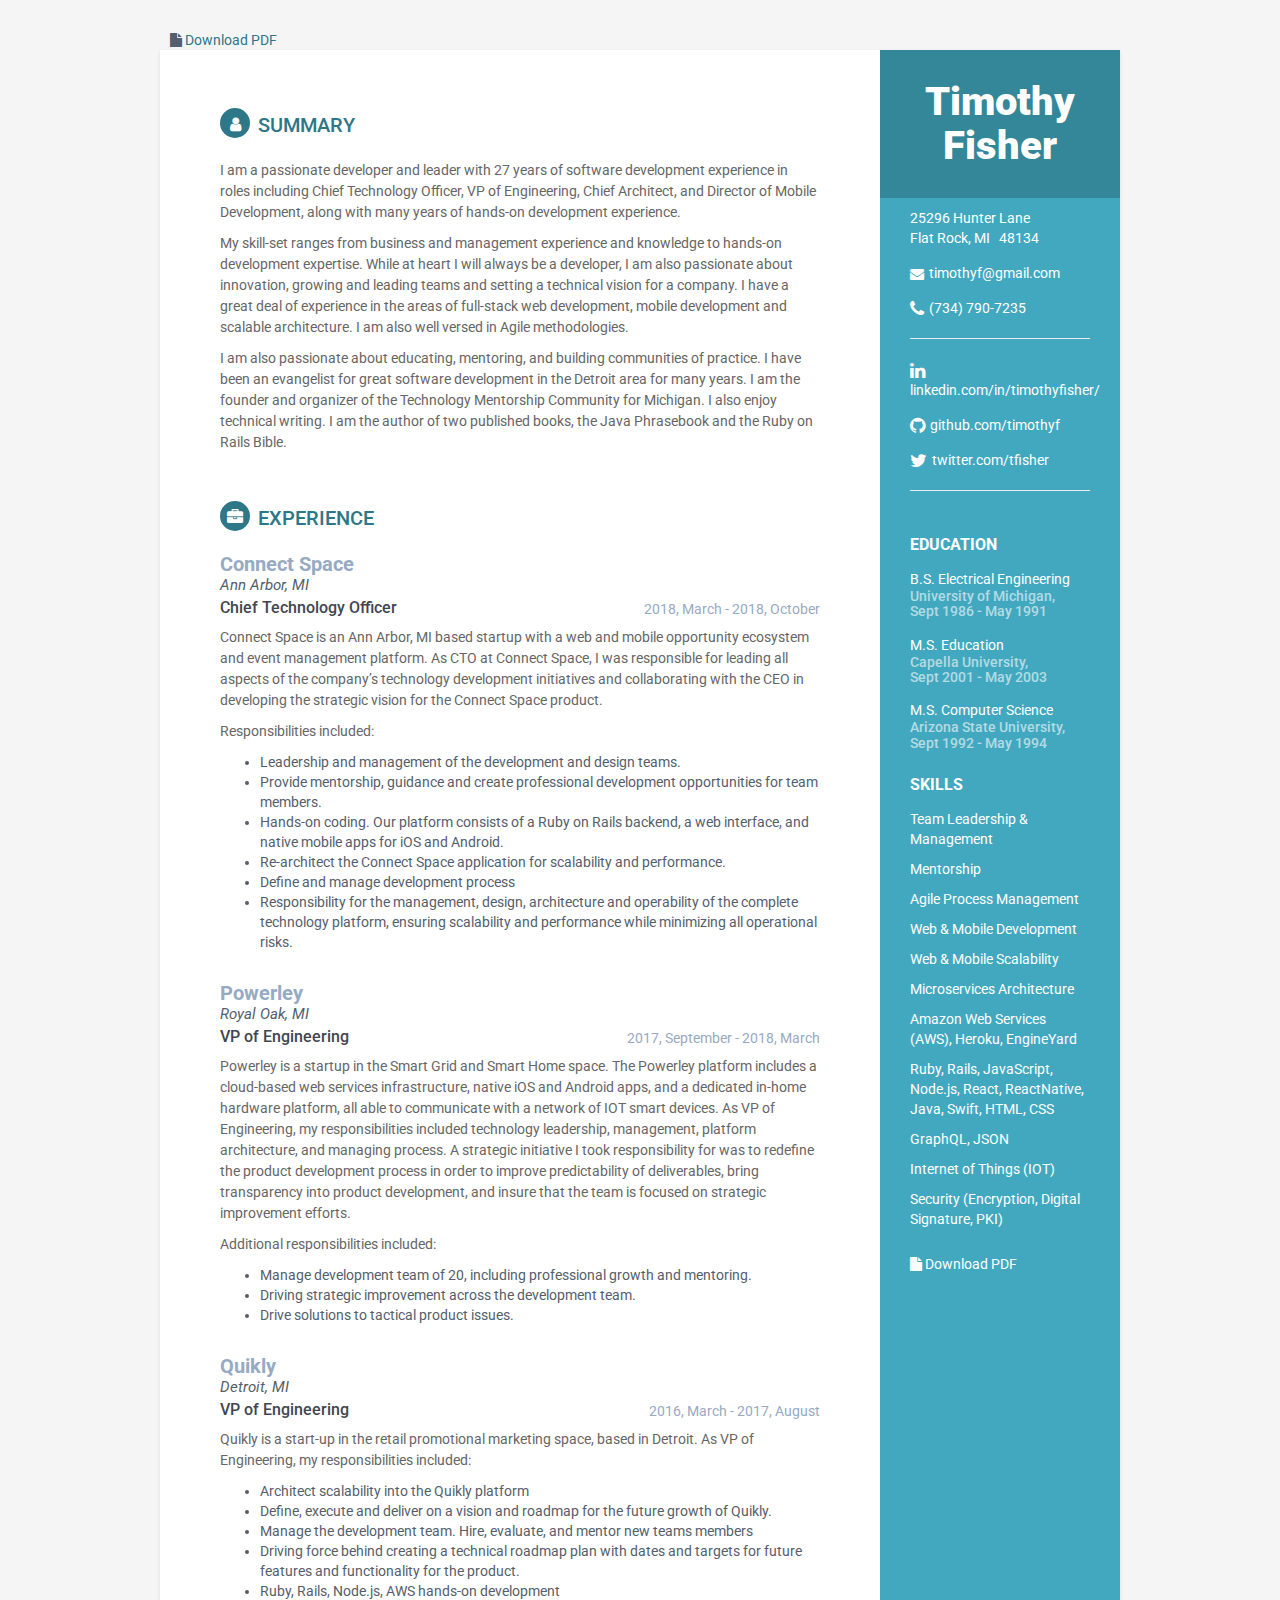
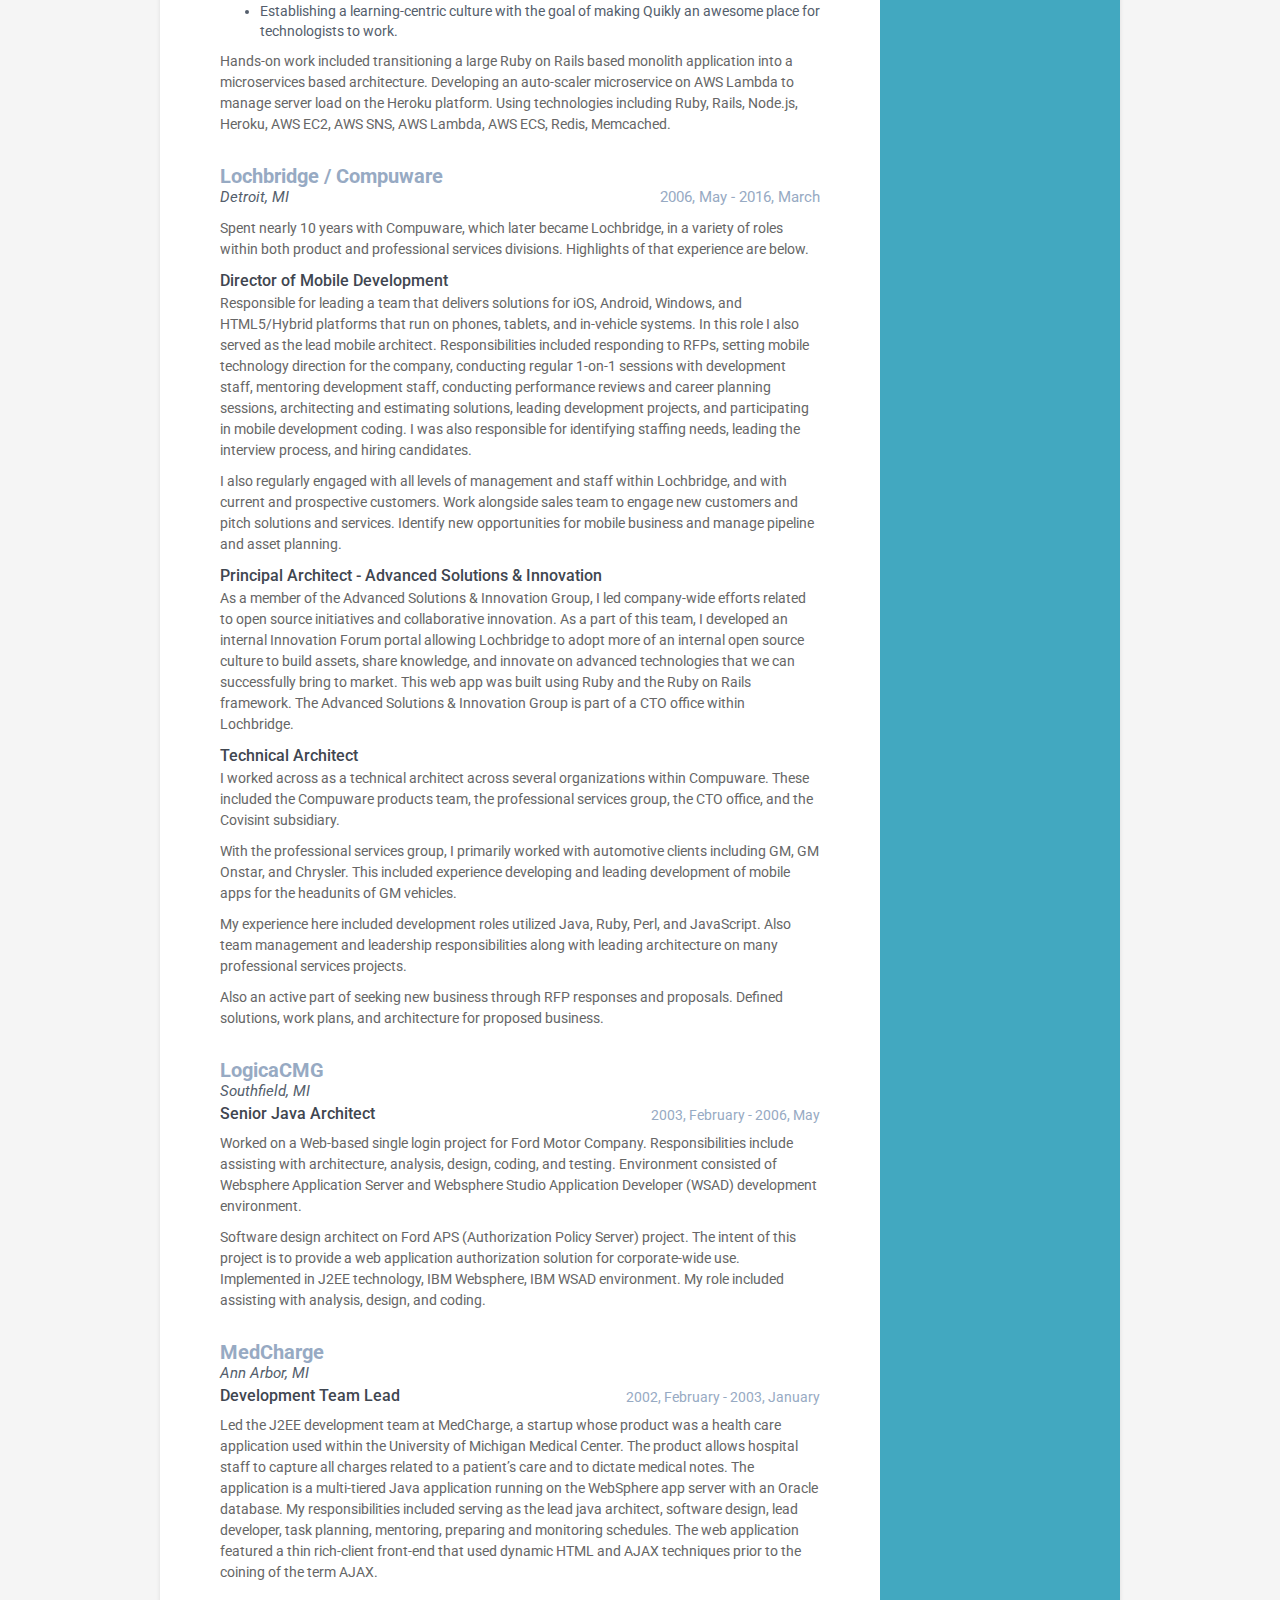
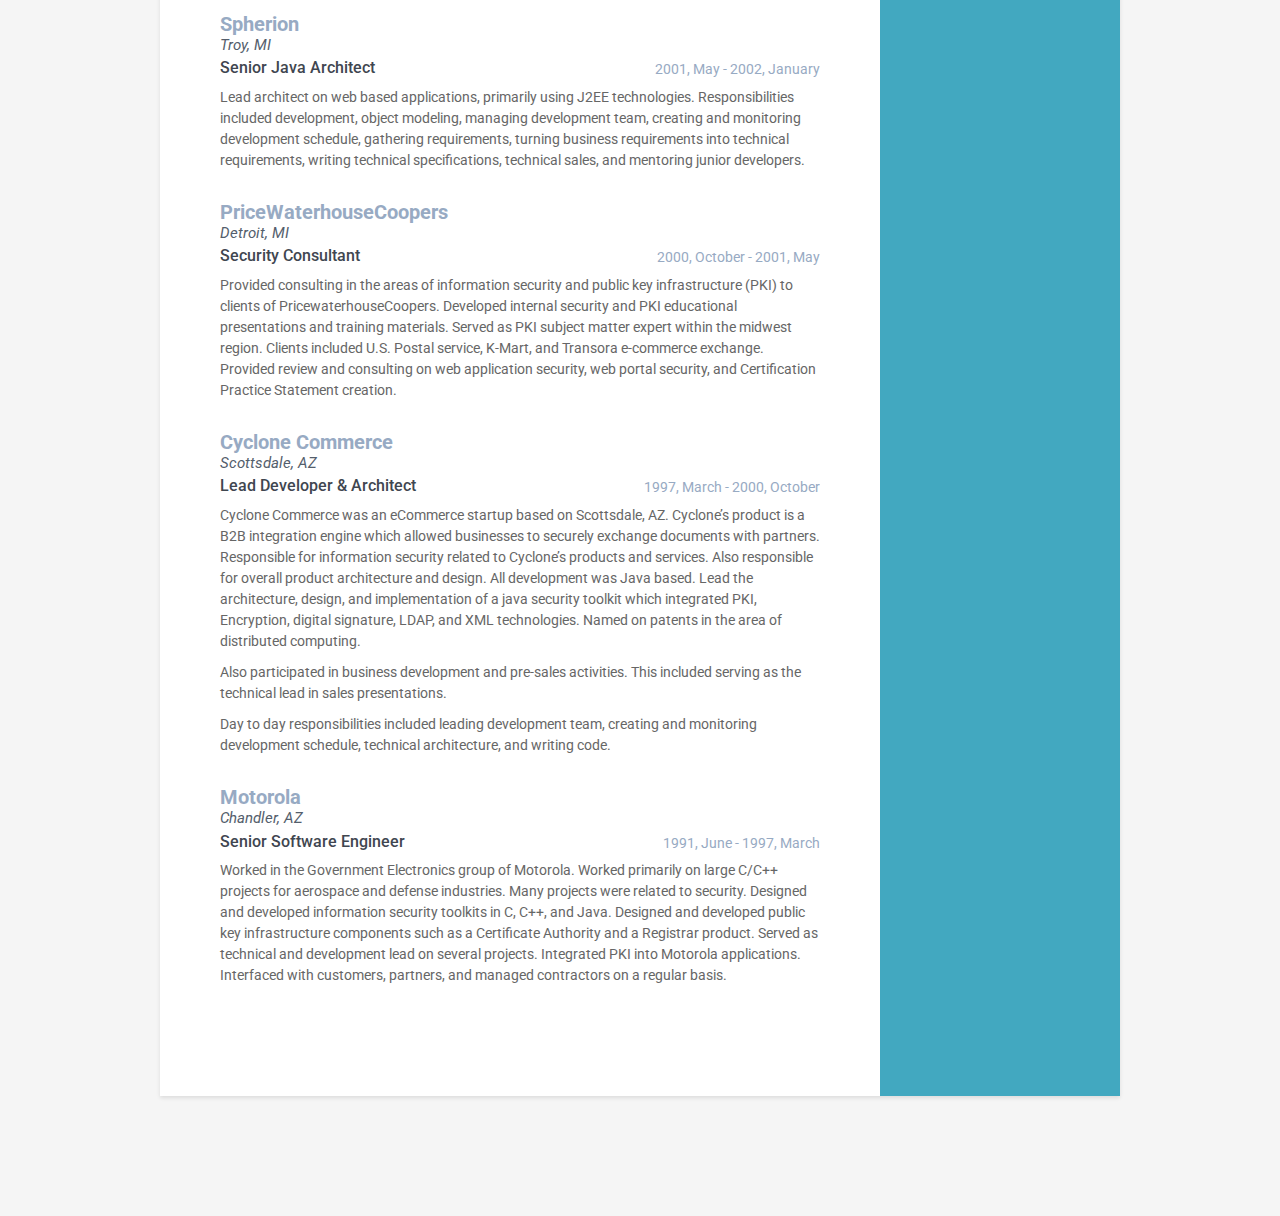
<file: index.html>
<!DOCTYPE html>
<!--[if IE 8]> <html lang="en" class="ie8"> <![endif]-->
<!--[if IE 9]> <html lang="en" class="ie9"> <![endif]-->
<!--[if !IE]><!--> <html lang="en"> <!--<![endif]-->
<head>
    <title>Timothy Fisher</title>
    <meta charset="utf-8">
    <meta http-equiv="X-UA-Compatible" content="IE=edge">
    <meta name="viewport" content="width=device-width, initial-scale=1.0">
    <meta name="description" content="Resume for Timothy Fisher">
    <meta name="author" content="Timothy Fisher">
    <link rel="shortcut icon" href="favicon.ico">
    <link href='https://fonts.googleapis.com/css?family=Roboto:400,500,400italic,300italic,300,500italic,700,700italic,900,900italic' rel='stylesheet' type='text/css'>
    <!-- Global CSS -->
    <link rel="stylesheet" href="https://maxcdn.bootstrapcdn.com/bootstrap/3.3.7/css/bootstrap.min.css" integrity="sha384-BVYiiSIFeK1dGmJRAkycuHAHRg32OmUcww7on3RYdg4Va+PmSTsz/K68vbdEjh4u" crossorigin="anonymous">
    <!-- Plugins CSS -->
    <link rel="stylesheet" href="https://cdnjs.cloudflare.com/ajax/libs/font-awesome/4.7.0/css/font-awesome.min.css">

    <!-- Theme CSS -->
    <link id="theme-style" rel="stylesheet" href="stylesheets/styles-4678ce91.css">
    <!-- HTML5 shim and Respond.js for IE8 support of HTML5 elements and media queries -->
    <!--[if lt IE 9]>
      <script src="https://oss.maxcdn.com/html5shiv/3.7.2/html5shiv.min.js"></script>
      <script src="https://oss.maxcdn.com/respond/1.4.2/respond.min.js"></script>
    <![endif]-->
</head>


<body>
    <div class="menu-bar">
      <i class="fa fa-file"></i>
      <a href="resume.pdf">Download PDF</a>
    </div>
    <div class="wrapper">
        <div class="sidebar-wrapper">
            <div class="profile-container">
    <h1 class="name">Timothy Fisher</h1>
    <h3 class="tagline"></h3>
</div>

            <div class="contact-container container-block">
    <ul class="list-unstyled contact-list">
        <li class="address">
          25296 Hunter Lane<br/>
          Flat Rock,
          MI&nbsp;&nbsp;
          48134
        </li>
        <li class="email"><i class="fa fa-envelope"></i><a href="mailto:timothyf@gmail.com">timothyf@gmail.com</a></li>
            <li class="phone"><i class="fa fa-phone"></i><a href="tel:(734) 790-7235">(734) 790-7235</a></li>
        <hr/>
                <li class="linkedin"><i class="fa fa-linkedin"></i><a href="https://linkedin.com/in/timothyfisher/" target="_blank">linkedin.com/in/timothyfisher/</a></li>
                <li class="github"><i class="fa fa-github"></i><a href="https://github.com/timothyf" target="_blank">github.com/timothyf</a></li>
                <li class="twitter"><i class="fa fa-twitter"></i><a href="http://twitter.com/tfisher" target="_blank">twitter.com/tfisher</a></li>
        <hr/>
    </ul>
</div>

            <div class="education-container container-block">
    <h2 class="container-block-title">Education</h2>
        <div class="item">
            <div class="degree-name">B.S. Electrical Engineering &nbsp; </div>
              <h5 class="meta fn org">University of Michigan,
            <div class="time">
                <span class="dtstart" title="Sept 1986">Sept 1986</span>
                    - <span class="dtend" title="May 1991">May 1991</span>
            </div>
        </div>
        <div class="item">
            <div class="degree-name">M.S. Education &nbsp; </div>
              <h5 class="meta fn org">Capella University,
            <div class="time">
                <span class="dtstart" title="Sept 2001">Sept 2001</span>
                    - <span class="dtend" title="May 2003">May 2003</span>
            </div>
        </div>
        <div class="item">
            <div class="degree-name">M.S. Computer Science &nbsp; </div>
              <h5 class="meta fn org">Arizona State University,
            <div class="time">
                <span class="dtstart" title="Sept 1992">Sept 1992</span>
                    - <span class="dtend" title="May 1994">May 1994</span>
            </div>
        </div>
</div>

              <div class="interests-container container-block">
      <h2 class="container-block-title">Skills</h2>

      <ul class="list-unstyled interests-list">
              <li>Team Leadership & Management</li>
              <li>Mentorship</li>
              <li>Agile Process Management</li>
              <li>Web & Mobile Development</li>
              <li>Web & Mobile Scalability</li>
              <li>Microservices Architecture</li>
              <li>Amazon Web Services (AWS), Heroku, EngineYard</li>
              <li>Ruby, Rails, JavaScript, Node.js, React, ReactNative, Java, Swift, HTML, CSS</li>
              <li>GraphQL, JSON</li>
              <li>Internet of Things (IOT)</li>
              <li>Security (Encryption, Digital Signature, PKI)</li>
      </ul>
  </div>

            
            
            <div class="align-bottom container-block hidden-print">
    <ul class="list-unstyled">
        <li>
            <i class="fa fa-file"></i>
            <a href="resume.pdf">Download PDF</a>
        </li>
    </ul>
</div>

        </div>

        <div class="main-wrapper">
            <section class="section summary-section">
    <h2 class="section-title"><i class="fa fa-user"></i>Summary</h2>
    <div class="summary">
        <p>
<p>I am a passionate developer and leader with 27 years of software development experience in roles including Chief Technology Officer, VP of Engineering, Chief Architect, and Director of Mobile Development, along with many years of hands-on development experience.</p>

<p>My skill-set ranges from business and management experience and knowledge to hands-on development expertise. While at heart I will always be a developer, I am also passionate about innovation, growing and leading teams and setting a technical vision for a company. I have a great deal of experience in the areas of full-stack web development, mobile development and scalable architecture. I am also well versed in Agile methodologies.</p>

<p>I am also passionate about educating, mentoring, and building communities of practice. I have been an evangelist for great software development in the Detroit area for many years. I am the founder and organizer of the Technology Mentorship Community for Michigan. I also enjoy technical writing. I am the author of two published books, the Java Phrasebook and the Ruby on Rails Bible.</p>
</p>
    </div>
</section>

            <section class="section experiences-section">
    <h2 class="section-title"><i class="fa fa-briefcase"></i>Experience</h2>

    <div class="item">
        <div class="meta">
            <div class="company">
                  <h2 class="location">Connect Space</h2>
            </div>
            <div class="company-location">
              Ann Arbor, MI
            </div>
              <div class="job-title-row">
                  <h3 class="job-title">Chief Technology Officer</h3>
                  <div class="time">
                      <span class="dtstart" title="2018, March">2018, March</span> -
                      <span class="dtend" title="2018, October">2018, October</span>
                  </div>
              </div>
        </div>
        <div class="details">
            <p>
<p>Connect Space is an Ann Arbor, MI based startup with a web and mobile opportunity ecosystem and event management platform. As CTO at Connect Space, I was responsible for leading all aspects of the company’s technology development initiatives and collaborating with the CEO in developing the strategic vision for the Connect Space product.</p>

<p>Responsibilities included:</p>
<ul>
    <li>Leadership and management of the development and design teams.</li>
    <li>Provide mentorship, guidance and create professional development opportunities for team members.</li>
    <li>Hands-on coding. Our platform consists of a Ruby on Rails backend, a web interface, and native mobile
      apps for iOS and Android.</li>
    <li>Re-architect the Connect Space application for scalability and performance.</li>
    <li>Define and manage development process</li>
    <li>Responsibility for the management, design, architecture and operability of the complete technology platform,
        ensuring scalability and performance while minimizing all operational risks.</li>
  </ul></p>
        </div>
    </div>
    <div class="item">
        <div class="meta">
            <div class="company">
                  <h2 class="location">Powerley</h2>
            </div>
            <div class="company-location">
              Royal Oak, MI
            </div>
              <div class="job-title-row">
                  <h3 class="job-title">VP of Engineering</h3>
                  <div class="time">
                      <span class="dtstart" title="2017, September">2017, September</span> -
                      <span class="dtend" title="2018, March">2018, March</span>
                  </div>
              </div>
        </div>
        <div class="details">
            <p>
<p>Powerley is a startup in the Smart Grid and Smart Home space. The Powerley platform includes a cloud-based web services infrastructure, native iOS and Android apps, and a dedicated in-home hardware platform, all able to communicate with a network of IOT smart devices. As VP of Engineering, my responsibilities included technology leadership, management, platform architecture, and managing process. A strategic initiative I took responsibility for was to redefine the product development process in order to improve predictability of deliverables, bring transparency into product development, and insure that the team is focused on strategic improvement efforts.</p>

<p>Additional responsibilities included:</p>
<ul>
    <li>Manage development team of 20, including professional growth and mentoring.</li>
    <li>Driving strategic improvement across the development team.</li>
    <li>Drive solutions to tactical product issues.</li>
  </ul></p>
        </div>
    </div>
    <div class="item">
        <div class="meta">
            <div class="company">
                  <h2 class="location">Quikly</h2>
            </div>
            <div class="company-location">
              Detroit, MI
            </div>
              <div class="job-title-row">
                  <h3 class="job-title">VP of Engineering</h3>
                  <div class="time">
                      <span class="dtstart" title="2016, March">2016, March</span> -
                      <span class="dtend" title="2017, August">2017, August</span>
                  </div>
              </div>
        </div>
        <div class="details">
            <p>
<p>Quikly is a start-up in the retail promotional marketing space, based in Detroit. As VP of Engineering, my responsibilities included:</p>
<ul>
  <li>Architect scalability into the Quikly platform</li>
  <li>Define, execute and deliver on a vision and roadmap for the future growth of Quikly.</li>
  <li>Manage the development team. Hire, evaluate, and mentor new teams members</li>
  <li>Driving force behind creating a technical roadmap plan with dates and targets for future features and
      functionality for the product.</li>
  <li>Ruby, Rails, Node.js, AWS hands-on development</li>
  <li>Establishing a learning-centric culture with the goal of making Quikly an awesome place for technologists
      to work.</li>
</ul>
<p> Hands-on work included transitioning a large Ruby on Rails based monolith application into a microservices based architecture. Developing an auto-scaler microservice on AWS Lambda to manage server load on the Heroku platform. Using technologies including Ruby, Rails, Node.js, Heroku, AWS EC2, AWS SNS, AWS Lambda, AWS ECS, Redis, Memcached.</p>
</p>
        </div>
    </div>
    <div class="item">
        <div class="meta">
            <div class="company">
                  <h2 class="location">Lochbridge / Compuware</h2>
            </div>
            <div class="company-location">
              Detroit, MI
                <div class="time">
                    <span class="dtstart" title="2006, May">2006, May</span> -
                    <span class="dtend" title="2016, March">2016, March</span>
                </div>
            </div>
        </div>
        <div class="details">
            <p>
<p>Spent nearly 10 years with Compuware, which later became Lochbridge, in a variety of roles within both product and professional services divisions. Highlights of that experience are below.</p>
<div class='job-title'>Director of Mobile Development</div>
<p>Responsible for leading a team that delivers solutions for iOS, Android, Windows, and HTML5/Hybrid platforms that run on phones, tablets, and in-vehicle systems. In this role I also served as the lead mobile architect. Responsibilities included responding to RFPs, setting mobile technology direction for the company, conducting regular 1-on-1 sessions with development staff, mentoring development staff, conducting performance reviews and career planning sessions, architecting and estimating solutions, leading development projects, and participating in mobile development coding. I was also responsible for identifying staffing needs, leading the interview process, and hiring candidates.</p>

<p>I also regularly engaged with all levels of management and staff within Lochbridge, and with current and prospective customers. Work alongside sales team to engage new customers and pitch solutions and services. Identify new opportunities for mobile business and manage pipeline and asset planning.</p>
<div class='job-title'>Principal Architect - Advanced Solutions &amp; Innovation</div>
<p>As a member of the Advanced Solutions &amp; Innovation Group, I led company-wide efforts related to open source initiatives and collaborative innovation. As a part of this team, I developed an internal Innovation Forum portal allowing Lochbridge to adopt more of an internal open source culture to build assets, share knowledge, and innovate on advanced technologies that we can successfully bring to market. This web app was built using Ruby and the Ruby on Rails framework. The Advanced Solutions &amp; Innovation Group is part of a CTO office within Lochbridge.</p>
<div class='job-title'>Technical Architect</div>
<p>I worked across as a technical architect across several organizations within Compuware. These included the Compuware products team, the professional services group, the CTO office, and the Covisint subsidiary.</p>

<p>With the professional services group, I primarily worked with automotive clients including GM, GM Onstar, and Chrysler. This included experience developing and leading development of mobile apps for the headunits of GM vehicles.</p>

<p>My experience here included development roles utilized Java, Ruby, Perl, and JavaScript. Also team management and leadership responsibilities along with leading architecture on many professional services projects.</p>

<p>Also an active part of seeking new business through RFP responses and proposals. Defined solutions, work plans, and architecture for proposed business.</p>
</p>
        </div>
    </div>
    <div class="item">
        <div class="meta">
            <div class="company">
                  <h2 class="location">LogicaCMG</h2>
            </div>
            <div class="company-location">
              Southfield, MI
            </div>
              <div class="job-title-row">
                  <h3 class="job-title">Senior Java Architect</h3>
                  <div class="time">
                      <span class="dtstart" title="2003, February">2003, February</span> -
                      <span class="dtend" title="2006, May">2006, May</span>
                  </div>
              </div>
        </div>
        <div class="details">
            <p>
<p>Worked on a Web-based single login project for Ford Motor Company. Responsibilities include assisting with architecture, analysis, design, coding, and testing. Environment consisted of Websphere Application Server and Websphere Studio Application Developer (WSAD) development environment.</p>

<p>Software design architect on Ford APS (Authorization Policy Server) project. The intent of this project is to provide a web application authorization solution for corporate-wide use. Implemented in J2EE technology, IBM Websphere, IBM WSAD environment. My role included assisting with analysis, design, and coding.</p>
</p>
        </div>
    </div>
    <div class="item">
        <div class="meta">
            <div class="company">
                  <h2 class="location">MedCharge</h2>
            </div>
            <div class="company-location">
              Ann Arbor, MI
            </div>
              <div class="job-title-row">
                  <h3 class="job-title">Development Team Lead</h3>
                  <div class="time">
                      <span class="dtstart" title="2002, February">2002, February</span> -
                      <span class="dtend" title="2003, January">2003, January</span>
                  </div>
              </div>
        </div>
        <div class="details">
            <p>
<p>Led the J2EE development team at MedCharge, a startup whose product was a health care application used within the University of Michigan Medical Center. The product allows hospital staff to capture all charges related to a patient’s care and to dictate medical notes. The application is a multi-tiered Java application running on the WebSphere app server with an Oracle database. My responsibilities included serving as the lead java architect, software design, lead developer, task planning, mentoring, preparing and monitoring schedules. The web application featured a thin rich-client front-end that used dynamic HTML and AJAX techniques prior to the coining of the term AJAX.</p>
</p>
        </div>
    </div>
    <div class="item">
        <div class="meta">
            <div class="company">
                  <h2 class="location">Spherion</h2>
            </div>
            <div class="company-location">
              Troy, MI
            </div>
              <div class="job-title-row">
                  <h3 class="job-title">Senior Java Architect</h3>
                  <div class="time">
                      <span class="dtstart" title="2001, May">2001, May</span> -
                      <span class="dtend" title="2002, January">2002, January</span>
                  </div>
              </div>
        </div>
        <div class="details">
            <p>
<p>Lead architect on web based applications, primarily using J2EE technologies. Responsibilities included development, object modeling, managing development team, creating and monitoring development schedule, gathering requirements, turning business requirements into technical requirements, writing technical specifications, technical sales, and mentoring junior developers.</p>
</p>
        </div>
    </div>
    <div class="item">
        <div class="meta">
            <div class="company">
                  <h2 class="location">PriceWaterhouseCoopers</h2>
            </div>
            <div class="company-location">
              Detroit, MI
            </div>
              <div class="job-title-row">
                  <h3 class="job-title">Security Consultant</h3>
                  <div class="time">
                      <span class="dtstart" title="2000, October">2000, October</span> -
                      <span class="dtend" title="2001, May">2001, May</span>
                  </div>
              </div>
        </div>
        <div class="details">
            <p>
<p>Provided consulting in the areas of information security and public key infrastructure (PKI) to clients of PricewaterhouseCoopers. Developed internal security and PKI educational presentations and training materials. Served as PKI subject matter expert within the midwest region. Clients included U.S. Postal service, K-Mart, and Transora e-commerce exchange. Provided review and consulting on web application security, web portal security, and Certification Practice Statement creation.</p>
</p>
        </div>
    </div>
    <div class="item">
        <div class="meta">
            <div class="company">
                  <h2 class="location">Cyclone Commerce</h2>
            </div>
            <div class="company-location">
              Scottsdale, AZ
            </div>
              <div class="job-title-row">
                  <h3 class="job-title">Lead Developer & Architect</h3>
                  <div class="time">
                      <span class="dtstart" title="1997, March">1997, March</span> -
                      <span class="dtend" title="2000, October">2000, October</span>
                  </div>
              </div>
        </div>
        <div class="details">
            <p>
<p>Cyclone Commerce was an eCommerce startup based on Scottsdale, AZ. Cyclone’s product is a B2B integration engine which allowed businesses to securely exchange documents with partners. Responsible for information security related to Cyclone’s products and services. Also responsible for overall product architecture and design. All development was Java based. Lead the architecture, design, and implementation of a java security toolkit which integrated PKI, Encryption, digital signature, LDAP, and XML technologies. Named on patents in the area of distributed computing.</p>

<p>Also participated in business development and pre-sales activities. This included serving as the technical lead in sales presentations.</p>

<p>Day to day responsibilities included leading development team, creating and monitoring development schedule, technical architecture, and writing code.</p>
</p>
        </div>
    </div>
    <div class="item">
        <div class="meta">
            <div class="company">
                  <h2 class="location">Motorola</h2>
            </div>
            <div class="company-location">
              Chandler, AZ
            </div>
              <div class="job-title-row">
                  <h3 class="job-title">Senior Software Engineer</h3>
                  <div class="time">
                      <span class="dtstart" title="1991, June">1991, June</span> -
                      <span class="dtend" title="1997, March">1997, March</span>
                  </div>
              </div>
        </div>
        <div class="details">
            <p>
<p>Worked in the Government Electronics group of Motorola. Worked primarily on large C/C++ projects for aerospace and defense industries. Many projects were related to security. Designed and developed information security toolkits in C, C++, and Java. Designed and developed public key infrastructure components such as a Certificate Authority and a Registrar product. Served as technical and development lead on several projects. Integrated PKI into Motorola applications. Interfaced with customers, partners, and managed contractors on a regular basis.</p>
</p>
        </div>
    </div>
</section>

            
        </div>
    </div>
    <footer class="footer">
    <div class="text-center">
            <!-- <small class="copyright">Designed with <i class="fa fa-heart"></i> by <a href="http://themes.3rdwavemedia.com" target="_blank">Xiaoying Riley</a> for developers</small> -->
    </div>
</footer>

<script type="text/javascript" src="https://ajax.googleapis.com/ajax/libs/jquery/3.3.1/jquery.min.js"></script>
<script src="https://maxcdn.bootstrapcdn.com/bootstrap/3.3.7/js/bootstrap.min.js" integrity="sha384-Tc5IQib027qvyjSMfHjOMaLkfuWVxZxUPnCJA7l2mCWNIpG9mGCD8wGNIcPD7Txa" crossorigin="anonymous"></script>
<script type="text/javascript">
    jQuery(document).ready(function($){$(".level-bar-inner").css("width","0"),$(window).on("load",function(){$(".level-bar-inner").each(function(){var n=$(this).data("level");$(this).animate({width:n},800)})})});
</script>

</body>

</html>
</file>
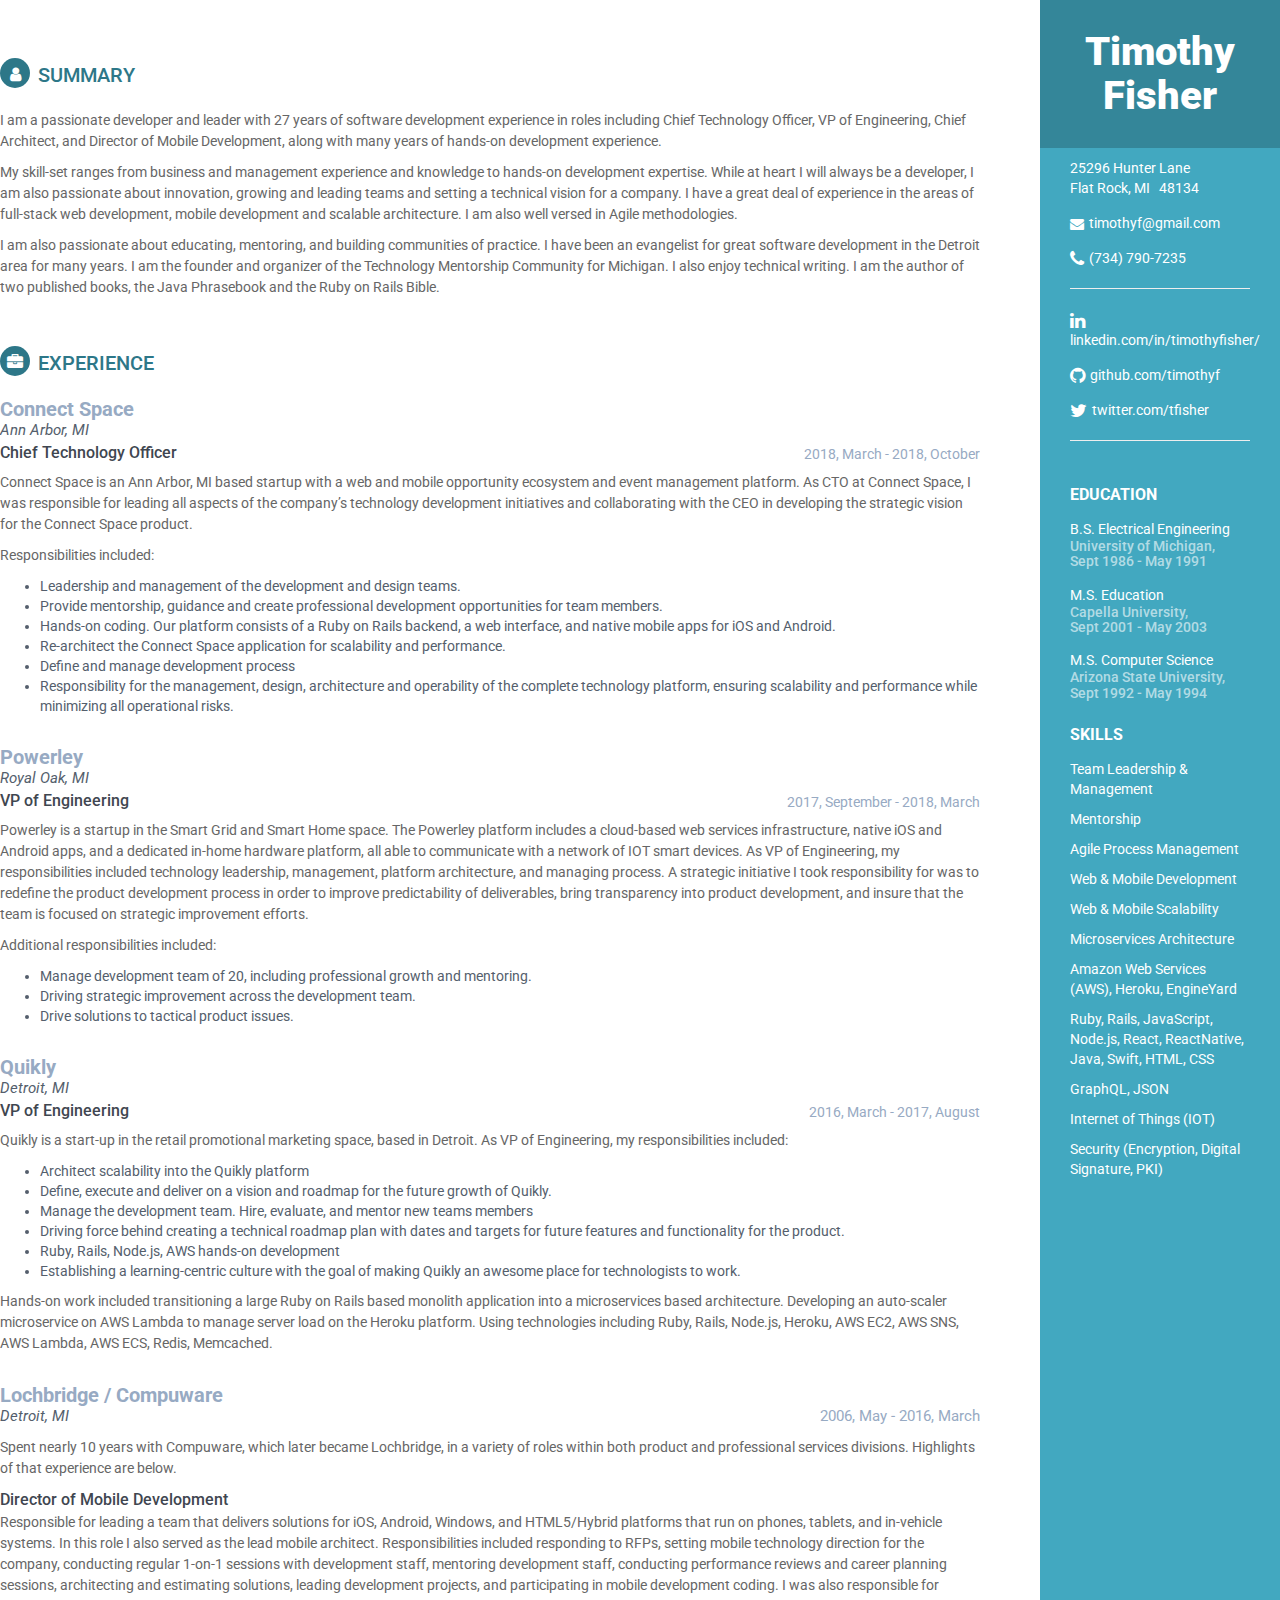
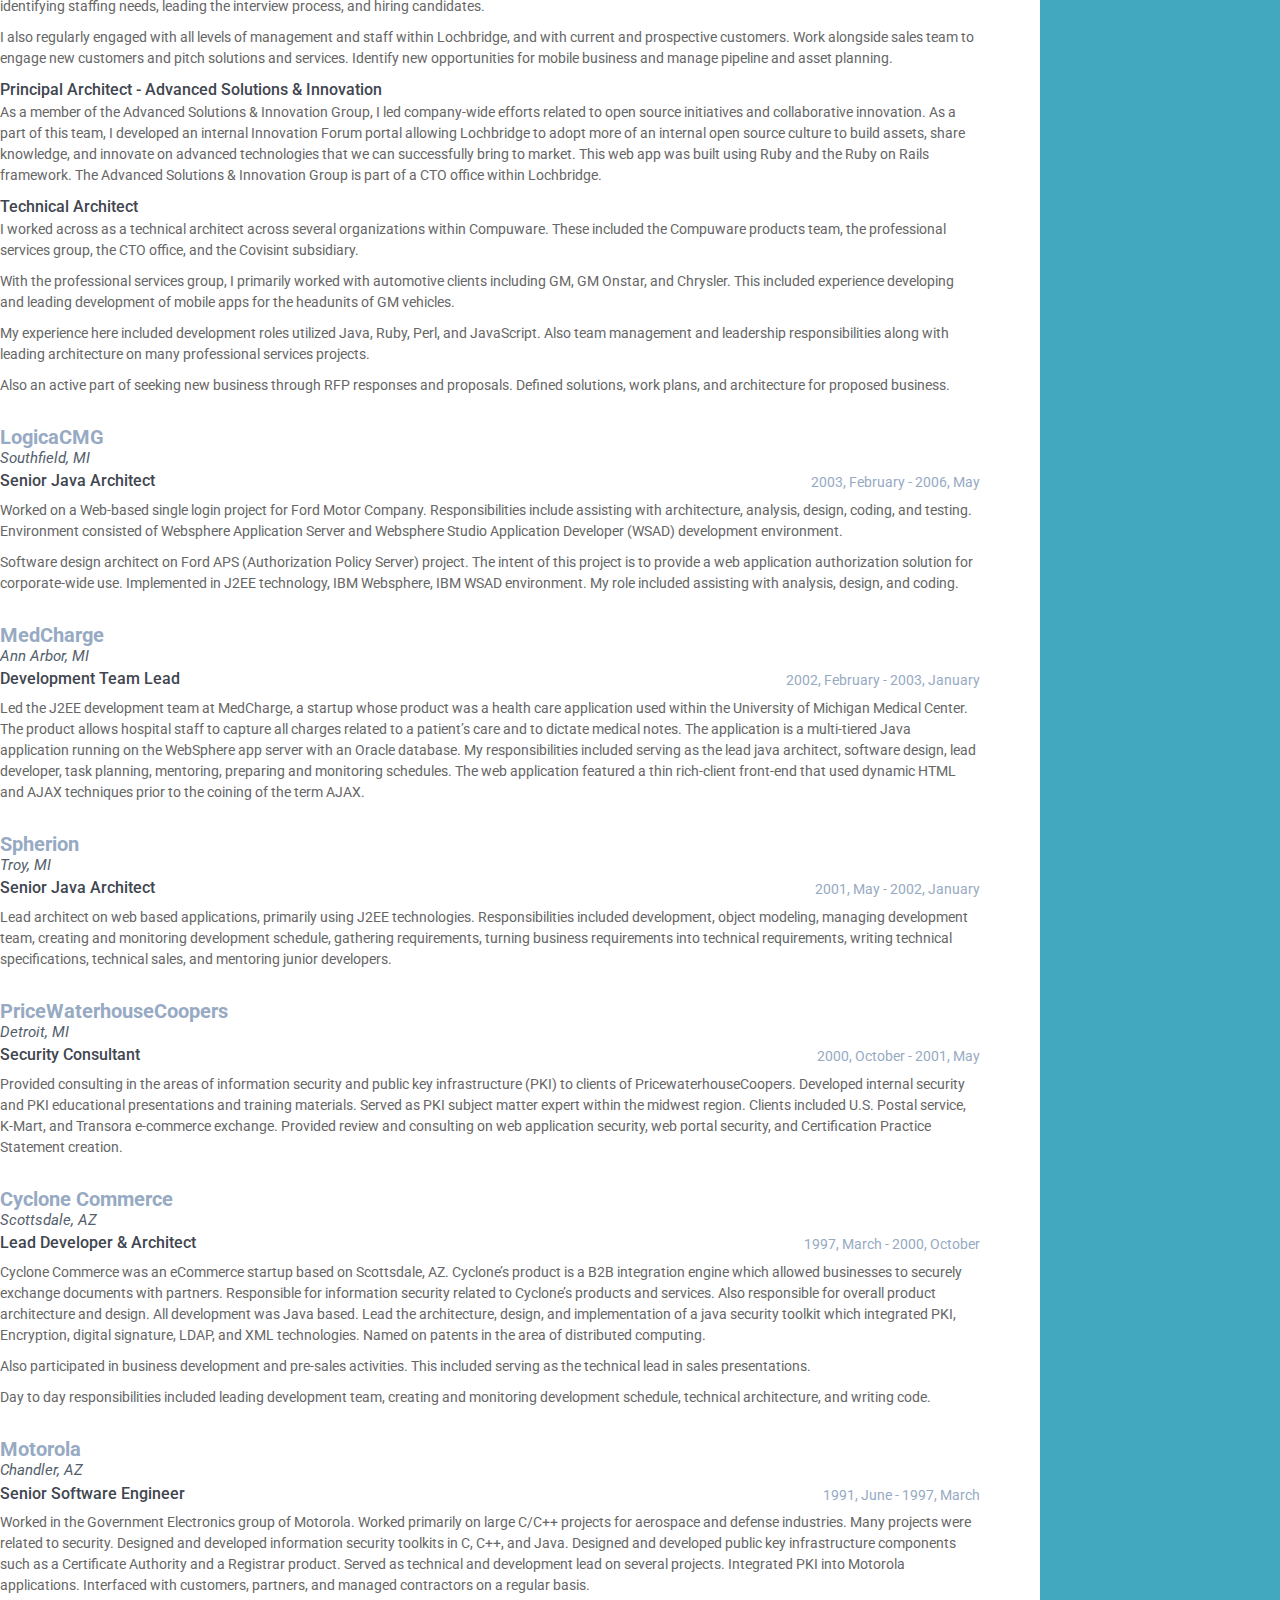
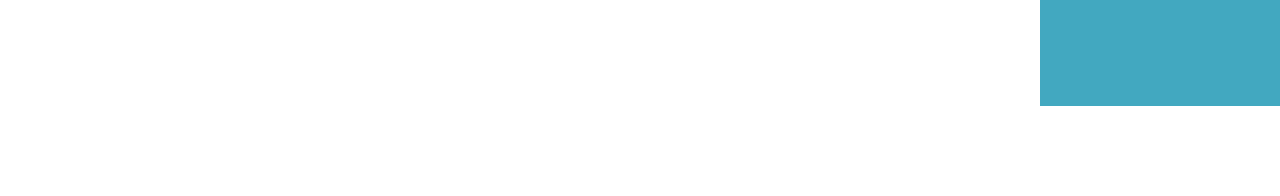
<file: pdf.html>
<!DOCTYPE html>
<!--[if IE 8]> <html lang="en" class="ie8"> <![endif]-->
<!--[if IE 9]> <html lang="en" class="ie9"> <![endif]-->
<!--[if !IE]><!--> <html lang="en"> <!--<![endif]-->
<head>
    <title>Timothy Fisher</title>
    <!-- Meta -->
    <meta charset="utf-8">
    <meta http-equiv="X-UA-Compatible" content="IE=edge">
    <meta name="viewport" content="width=device-width, initial-scale=1.0">
    <meta name="description" content="Responsive HTML5 Resume/CV Template for Developers">
    <meta name="author" content="Xiaoying Riley at 3rd Wave Media">
    <link rel="shortcut icon" href="favicon.ico">
    <link href='https://fonts.googleapis.com/css?family=Roboto:400,500,400italic,300italic,300,500italic,700,700italic,900,900italic' rel='stylesheet' type='text/css'>
    <!-- Global CSS -->
    <link rel="stylesheet" href="https://maxcdn.bootstrapcdn.com/bootstrap/3.3.7/css/bootstrap.min.css" integrity="sha384-BVYiiSIFeK1dGmJRAkycuHAHRg32OmUcww7on3RYdg4Va+PmSTsz/K68vbdEjh4u" crossorigin="anonymous">
    <!-- Plugins CSS -->
    <link rel="stylesheet" href="https://cdnjs.cloudflare.com/ajax/libs/font-awesome/4.7.0/css/font-awesome.min.css">

    <!-- Theme CSS -->
    <link id="theme-style" rel="stylesheet" href="stylesheets/styles-4678ce91.css">
    <link id="theme-style" rel="stylesheet" href="stylesheets/pdf-b869ffb8.css">

    <!-- HTML5 shim and Respond.js for IE8 support of HTML5 elements and media queries -->
    <!--[if lt IE 9]>
      <script src="https://oss.maxcdn.com/html5shiv/3.7.2/html5shiv.min.js"></script>
      <script src="https://oss.maxcdn.com/respond/1.4.2/respond.min.js"></script>
    <![endif]-->
</head>

<body>
    <div class="wrapper">
        <div class="sidebar-wrapper">
            <div class="profile-container">
    <h1 class="name">Timothy Fisher</h1>
    <h3 class="tagline"></h3>
</div>

            <div class="contact-container container-block">
    <ul class="list-unstyled contact-list">
        <li class="address">
          25296 Hunter Lane<br/>
          Flat Rock,
          MI&nbsp;&nbsp;
          48134
        </li>
        <li class="email"><i class="fa fa-envelope"></i><a href="mailto:timothyf@gmail.com">timothyf@gmail.com</a></li>
            <li class="phone"><i class="fa fa-phone"></i><a href="tel:(734) 790-7235">(734) 790-7235</a></li>
        <hr/>
                <li class="linkedin"><i class="fa fa-linkedin"></i><a href="https://linkedin.com/in/timothyfisher/" target="_blank">linkedin.com/in/timothyfisher/</a></li>
                <li class="github"><i class="fa fa-github"></i><a href="https://github.com/timothyf" target="_blank">github.com/timothyf</a></li>
                <li class="twitter"><i class="fa fa-twitter"></i><a href="http://twitter.com/tfisher" target="_blank">twitter.com/tfisher</a></li>
        <hr/>
    </ul>
</div>

            <div class="education-container container-block">
    <h2 class="container-block-title">Education</h2>
        <div class="item">
            <div class="degree-name">B.S. Electrical Engineering &nbsp; </div>
              <h5 class="meta fn org">University of Michigan,
            <div class="time">
                <span class="dtstart" title="Sept 1986">Sept 1986</span>
                    - <span class="dtend" title="May 1991">May 1991</span>
            </div>
        </div>
        <div class="item">
            <div class="degree-name">M.S. Education &nbsp; </div>
              <h5 class="meta fn org">Capella University,
            <div class="time">
                <span class="dtstart" title="Sept 2001">Sept 2001</span>
                    - <span class="dtend" title="May 2003">May 2003</span>
            </div>
        </div>
        <div class="item">
            <div class="degree-name">M.S. Computer Science &nbsp; </div>
              <h5 class="meta fn org">Arizona State University,
            <div class="time">
                <span class="dtstart" title="Sept 1992">Sept 1992</span>
                    - <span class="dtend" title="May 1994">May 1994</span>
            </div>
        </div>
</div>

              <div class="interests-container container-block">
      <h2 class="container-block-title">Skills</h2>

      <ul class="list-unstyled interests-list">
              <li>Team Leadership & Management</li>
              <li>Mentorship</li>
              <li>Agile Process Management</li>
              <li>Web & Mobile Development</li>
              <li>Web & Mobile Scalability</li>
              <li>Microservices Architecture</li>
              <li>Amazon Web Services (AWS), Heroku, EngineYard</li>
              <li>Ruby, Rails, JavaScript, Node.js, React, ReactNative, Java, Swift, HTML, CSS</li>
              <li>GraphQL, JSON</li>
              <li>Internet of Things (IOT)</li>
              <li>Security (Encryption, Digital Signature, PKI)</li>
      </ul>
  </div>

            
            
            <div class="align-bottom container-block hidden-print">
    <ul class="list-unstyled">
        <li>
            <i class="fa fa-file"></i>
            <a href="resume.pdf">Download PDF</a>
        </li>
    </ul>
</div>

        </div>

        <div class="main-wrapper">
            <section class="section summary-section">
    <h2 class="section-title"><i class="fa fa-user"></i>Summary</h2>
    <div class="summary">
        <p>
<p>I am a passionate developer and leader with 27 years of software development experience in roles including Chief Technology Officer, VP of Engineering, Chief Architect, and Director of Mobile Development, along with many years of hands-on development experience.</p>

<p>My skill-set ranges from business and management experience and knowledge to hands-on development expertise. While at heart I will always be a developer, I am also passionate about innovation, growing and leading teams and setting a technical vision for a company. I have a great deal of experience in the areas of full-stack web development, mobile development and scalable architecture. I am also well versed in Agile methodologies.</p>

<p>I am also passionate about educating, mentoring, and building communities of practice. I have been an evangelist for great software development in the Detroit area for many years. I am the founder and organizer of the Technology Mentorship Community for Michigan. I also enjoy technical writing. I am the author of two published books, the Java Phrasebook and the Ruby on Rails Bible.</p>
</p>
    </div>
</section>

            <section class="section experiences-section">
    <h2 class="section-title"><i class="fa fa-briefcase"></i>Experience</h2>

    <div class="item">
        <div class="meta">
            <div class="company">
                  <h2 class="location">Connect Space</h2>
            </div>
            <div class="company-location">
              Ann Arbor, MI
            </div>
              <div class="job-title-row">
                  <h3 class="job-title">Chief Technology Officer</h3>
                  <div class="time">
                      <span class="dtstart" title="2018, March">2018, March</span> -
                      <span class="dtend" title="2018, October">2018, October</span>
                  </div>
              </div>
        </div>
        <div class="details">
            <p>
<p>Connect Space is an Ann Arbor, MI based startup with a web and mobile opportunity ecosystem and event management platform. As CTO at Connect Space, I was responsible for leading all aspects of the company’s technology development initiatives and collaborating with the CEO in developing the strategic vision for the Connect Space product.</p>

<p>Responsibilities included:</p>
<ul>
    <li>Leadership and management of the development and design teams.</li>
    <li>Provide mentorship, guidance and create professional development opportunities for team members.</li>
    <li>Hands-on coding. Our platform consists of a Ruby on Rails backend, a web interface, and native mobile
      apps for iOS and Android.</li>
    <li>Re-architect the Connect Space application for scalability and performance.</li>
    <li>Define and manage development process</li>
    <li>Responsibility for the management, design, architecture and operability of the complete technology platform,
        ensuring scalability and performance while minimizing all operational risks.</li>
  </ul></p>
        </div>
    </div>
    <div class="item">
        <div class="meta">
            <div class="company">
                  <h2 class="location">Powerley</h2>
            </div>
            <div class="company-location">
              Royal Oak, MI
            </div>
              <div class="job-title-row">
                  <h3 class="job-title">VP of Engineering</h3>
                  <div class="time">
                      <span class="dtstart" title="2017, September">2017, September</span> -
                      <span class="dtend" title="2018, March">2018, March</span>
                  </div>
              </div>
        </div>
        <div class="details">
            <p>
<p>Powerley is a startup in the Smart Grid and Smart Home space. The Powerley platform includes a cloud-based web services infrastructure, native iOS and Android apps, and a dedicated in-home hardware platform, all able to communicate with a network of IOT smart devices. As VP of Engineering, my responsibilities included technology leadership, management, platform architecture, and managing process. A strategic initiative I took responsibility for was to redefine the product development process in order to improve predictability of deliverables, bring transparency into product development, and insure that the team is focused on strategic improvement efforts.</p>

<p>Additional responsibilities included:</p>
<ul>
    <li>Manage development team of 20, including professional growth and mentoring.</li>
    <li>Driving strategic improvement across the development team.</li>
    <li>Drive solutions to tactical product issues.</li>
  </ul></p>
        </div>
    </div>
    <div class="item">
        <div class="meta">
            <div class="company">
                  <h2 class="location">Quikly</h2>
            </div>
            <div class="company-location">
              Detroit, MI
            </div>
              <div class="job-title-row">
                  <h3 class="job-title">VP of Engineering</h3>
                  <div class="time">
                      <span class="dtstart" title="2016, March">2016, March</span> -
                      <span class="dtend" title="2017, August">2017, August</span>
                  </div>
              </div>
        </div>
        <div class="details">
            <p>
<p>Quikly is a start-up in the retail promotional marketing space, based in Detroit. As VP of Engineering, my responsibilities included:</p>
<ul>
  <li>Architect scalability into the Quikly platform</li>
  <li>Define, execute and deliver on a vision and roadmap for the future growth of Quikly.</li>
  <li>Manage the development team. Hire, evaluate, and mentor new teams members</li>
  <li>Driving force behind creating a technical roadmap plan with dates and targets for future features and
      functionality for the product.</li>
  <li>Ruby, Rails, Node.js, AWS hands-on development</li>
  <li>Establishing a learning-centric culture with the goal of making Quikly an awesome place for technologists
      to work.</li>
</ul>
<p> Hands-on work included transitioning a large Ruby on Rails based monolith application into a microservices based architecture. Developing an auto-scaler microservice on AWS Lambda to manage server load on the Heroku platform. Using technologies including Ruby, Rails, Node.js, Heroku, AWS EC2, AWS SNS, AWS Lambda, AWS ECS, Redis, Memcached.</p>
</p>
        </div>
    </div>
    <div class="item">
        <div class="meta">
            <div class="company">
                  <h2 class="location">Lochbridge / Compuware</h2>
            </div>
            <div class="company-location">
              Detroit, MI
                <div class="time">
                    <span class="dtstart" title="2006, May">2006, May</span> -
                    <span class="dtend" title="2016, March">2016, March</span>
                </div>
            </div>
        </div>
        <div class="details">
            <p>
<p>Spent nearly 10 years with Compuware, which later became Lochbridge, in a variety of roles within both product and professional services divisions. Highlights of that experience are below.</p>
<div class='job-title'>Director of Mobile Development</div>
<p>Responsible for leading a team that delivers solutions for iOS, Android, Windows, and HTML5/Hybrid platforms that run on phones, tablets, and in-vehicle systems. In this role I also served as the lead mobile architect. Responsibilities included responding to RFPs, setting mobile technology direction for the company, conducting regular 1-on-1 sessions with development staff, mentoring development staff, conducting performance reviews and career planning sessions, architecting and estimating solutions, leading development projects, and participating in mobile development coding. I was also responsible for identifying staffing needs, leading the interview process, and hiring candidates.</p>

<p>I also regularly engaged with all levels of management and staff within Lochbridge, and with current and prospective customers. Work alongside sales team to engage new customers and pitch solutions and services. Identify new opportunities for mobile business and manage pipeline and asset planning.</p>
<div class='job-title'>Principal Architect - Advanced Solutions &amp; Innovation</div>
<p>As a member of the Advanced Solutions &amp; Innovation Group, I led company-wide efforts related to open source initiatives and collaborative innovation. As a part of this team, I developed an internal Innovation Forum portal allowing Lochbridge to adopt more of an internal open source culture to build assets, share knowledge, and innovate on advanced technologies that we can successfully bring to market. This web app was built using Ruby and the Ruby on Rails framework. The Advanced Solutions &amp; Innovation Group is part of a CTO office within Lochbridge.</p>
<div class='job-title'>Technical Architect</div>
<p>I worked across as a technical architect across several organizations within Compuware. These included the Compuware products team, the professional services group, the CTO office, and the Covisint subsidiary.</p>

<p>With the professional services group, I primarily worked with automotive clients including GM, GM Onstar, and Chrysler. This included experience developing and leading development of mobile apps for the headunits of GM vehicles.</p>

<p>My experience here included development roles utilized Java, Ruby, Perl, and JavaScript. Also team management and leadership responsibilities along with leading architecture on many professional services projects.</p>

<p>Also an active part of seeking new business through RFP responses and proposals. Defined solutions, work plans, and architecture for proposed business.</p>
</p>
        </div>
    </div>
    <div class="item">
        <div class="meta">
            <div class="company">
                  <h2 class="location">LogicaCMG</h2>
            </div>
            <div class="company-location">
              Southfield, MI
            </div>
              <div class="job-title-row">
                  <h3 class="job-title">Senior Java Architect</h3>
                  <div class="time">
                      <span class="dtstart" title="2003, February">2003, February</span> -
                      <span class="dtend" title="2006, May">2006, May</span>
                  </div>
              </div>
        </div>
        <div class="details">
            <p>
<p>Worked on a Web-based single login project for Ford Motor Company. Responsibilities include assisting with architecture, analysis, design, coding, and testing. Environment consisted of Websphere Application Server and Websphere Studio Application Developer (WSAD) development environment.</p>

<p>Software design architect on Ford APS (Authorization Policy Server) project. The intent of this project is to provide a web application authorization solution for corporate-wide use. Implemented in J2EE technology, IBM Websphere, IBM WSAD environment. My role included assisting with analysis, design, and coding.</p>
</p>
        </div>
    </div>
    <div class="item">
        <div class="meta">
            <div class="company">
                  <h2 class="location">MedCharge</h2>
            </div>
            <div class="company-location">
              Ann Arbor, MI
            </div>
              <div class="job-title-row">
                  <h3 class="job-title">Development Team Lead</h3>
                  <div class="time">
                      <span class="dtstart" title="2002, February">2002, February</span> -
                      <span class="dtend" title="2003, January">2003, January</span>
                  </div>
              </div>
        </div>
        <div class="details">
            <p>
<p>Led the J2EE development team at MedCharge, a startup whose product was a health care application used within the University of Michigan Medical Center. The product allows hospital staff to capture all charges related to a patient’s care and to dictate medical notes. The application is a multi-tiered Java application running on the WebSphere app server with an Oracle database. My responsibilities included serving as the lead java architect, software design, lead developer, task planning, mentoring, preparing and monitoring schedules. The web application featured a thin rich-client front-end that used dynamic HTML and AJAX techniques prior to the coining of the term AJAX.</p>
</p>
        </div>
    </div>
    <div class="item">
        <div class="meta">
            <div class="company">
                  <h2 class="location">Spherion</h2>
            </div>
            <div class="company-location">
              Troy, MI
            </div>
              <div class="job-title-row">
                  <h3 class="job-title">Senior Java Architect</h3>
                  <div class="time">
                      <span class="dtstart" title="2001, May">2001, May</span> -
                      <span class="dtend" title="2002, January">2002, January</span>
                  </div>
              </div>
        </div>
        <div class="details">
            <p>
<p>Lead architect on web based applications, primarily using J2EE technologies. Responsibilities included development, object modeling, managing development team, creating and monitoring development schedule, gathering requirements, turning business requirements into technical requirements, writing technical specifications, technical sales, and mentoring junior developers.</p>
</p>
        </div>
    </div>
    <div class="item">
        <div class="meta">
            <div class="company">
                  <h2 class="location">PriceWaterhouseCoopers</h2>
            </div>
            <div class="company-location">
              Detroit, MI
            </div>
              <div class="job-title-row">
                  <h3 class="job-title">Security Consultant</h3>
                  <div class="time">
                      <span class="dtstart" title="2000, October">2000, October</span> -
                      <span class="dtend" title="2001, May">2001, May</span>
                  </div>
              </div>
        </div>
        <div class="details">
            <p>
<p>Provided consulting in the areas of information security and public key infrastructure (PKI) to clients of PricewaterhouseCoopers. Developed internal security and PKI educational presentations and training materials. Served as PKI subject matter expert within the midwest region. Clients included U.S. Postal service, K-Mart, and Transora e-commerce exchange. Provided review and consulting on web application security, web portal security, and Certification Practice Statement creation.</p>
</p>
        </div>
    </div>
    <div class="item">
        <div class="meta">
            <div class="company">
                  <h2 class="location">Cyclone Commerce</h2>
            </div>
            <div class="company-location">
              Scottsdale, AZ
            </div>
              <div class="job-title-row">
                  <h3 class="job-title">Lead Developer & Architect</h3>
                  <div class="time">
                      <span class="dtstart" title="1997, March">1997, March</span> -
                      <span class="dtend" title="2000, October">2000, October</span>
                  </div>
              </div>
        </div>
        <div class="details">
            <p>
<p>Cyclone Commerce was an eCommerce startup based on Scottsdale, AZ. Cyclone’s product is a B2B integration engine which allowed businesses to securely exchange documents with partners. Responsible for information security related to Cyclone’s products and services. Also responsible for overall product architecture and design. All development was Java based. Lead the architecture, design, and implementation of a java security toolkit which integrated PKI, Encryption, digital signature, LDAP, and XML technologies. Named on patents in the area of distributed computing.</p>

<p>Also participated in business development and pre-sales activities. This included serving as the technical lead in sales presentations.</p>

<p>Day to day responsibilities included leading development team, creating and monitoring development schedule, technical architecture, and writing code.</p>
</p>
        </div>
    </div>
    <div class="item">
        <div class="meta">
            <div class="company">
                  <h2 class="location">Motorola</h2>
            </div>
            <div class="company-location">
              Chandler, AZ
            </div>
              <div class="job-title-row">
                  <h3 class="job-title">Senior Software Engineer</h3>
                  <div class="time">
                      <span class="dtstart" title="1991, June">1991, June</span> -
                      <span class="dtend" title="1997, March">1997, March</span>
                  </div>
              </div>
        </div>
        <div class="details">
            <p>
<p>Worked in the Government Electronics group of Motorola. Worked primarily on large C/C++ projects for aerospace and defense industries. Many projects were related to security. Designed and developed information security toolkits in C, C++, and Java. Designed and developed public key infrastructure components such as a Certificate Authority and a Registrar product. Served as technical and development lead on several projects. Integrated PKI into Motorola applications. Interfaced with customers, partners, and managed contractors on a regular basis.</p>
</p>
        </div>
    </div>
</section>

            
        </div>
    </div>
    <footer class="footer">
    <div class="text-center">
            <!-- <small class="copyright">Designed with <i class="fa fa-heart"></i> by <a href="http://themes.3rdwavemedia.com" target="_blank">Xiaoying Riley</a> for developers</small> -->
    </div>
</footer>

<script type="text/javascript" src="https://ajax.googleapis.com/ajax/libs/jquery/3.3.1/jquery.min.js"></script>
<script src="https://maxcdn.bootstrapcdn.com/bootstrap/3.3.7/js/bootstrap.min.js" integrity="sha384-Tc5IQib027qvyjSMfHjOMaLkfuWVxZxUPnCJA7l2mCWNIpG9mGCD8wGNIcPD7Txa" crossorigin="anonymous"></script>
<script type="text/javascript">
    jQuery(document).ready(function($){$(".level-bar-inner").css("width","0"),$(window).on("load",function(){$(".level-bar-inner").each(function(){var n=$(this).data("level");$(this).animate({width:n},800)})})});
</script>

</body>

</html>
</file>
<file: stylesheets/styles-4678ce91.css>
body{font-family:'Roboto', sans-serif;color:#545e6c;background:#f5f5f5;font-size:14px;padding:30px;-webkit-font-smoothing:antialiased;-moz-osx-font-smoothing:grayscale}h1,h2,h3,h4,h5,h6{font-weight:700}a{color:#2d7788;-webkit-transition:all 0.4s ease-in-out;-moz-transition:all 0.4s ease-in-out;-ms-transition:all 0.4s ease-in-out;-o-transition:all 0.4s ease-in-out}a:hover{text-decoration:underline;color:#1a454f}a:focus{text-decoration:none}p{line-height:1.5}.wrapper{background:#42a8c0;max-width:960px;margin:0 auto;position:relative;-webkit-box-shadow:0px 2px 4px rgba(0,0,0,0.1);-moz-box-shadow:0px 2px 4px rgba(0,0,0,0.1);box-shadow:0px 2px 4px rgba(0,0,0,0.1)}.sidebar-wrapper{background:#42a8c0;position:absolute;right:0;width:240px;height:100%;min-height:800px;color:#fff}.sidebar-wrapper a{color:#fff}.sidebar-wrapper .profile-container{padding:30px;background:rgba(0,0,0,0.2);text-align:center;color:#fff}.sidebar-wrapper .name{font-size:32px;font-weight:900;margin-top:0;margin-bottom:10px}.sidebar-wrapper .tagline{color:rgba(255,255,255,0.6);font-size:16px;font-weight:400;margin-top:0;margin-bottom:0}.sidebar-wrapper .profile{margin-bottom:15px}.sidebar-wrapper .contact-list .fa{margin-right:5px;font-size:18px;vertical-align:middle}.sidebar-wrapper .contact-list li{margin-bottom:15px}.sidebar-wrapper .contact-list li:last-child{margin-bottom:0}.sidebar-wrapper .contact-list .email .fa{font-size:14px}.sidebar-wrapper .container-block{padding:30px}.sidebar-wrapper .container-block-title{text-transform:uppercase;font-size:16px;font-weight:700;margin-top:0;margin-bottom:15px}.sidebar-wrapper .degree{font-size:14px;margin-top:0;margin-bottom:5px}.sidebar-wrapper .education-container .item{margin-bottom:15px}.sidebar-wrapper .education-container .item:last-child{margin-bottom:0}.sidebar-wrapper .education-container .meta{color:rgba(255,255,255,0.6);font-weight:500;margin-bottom:0px;margin-top:0}.sidebar-wrapper .education-container .time{color:rgba(255,255,255,0.6);font-weight:500;margin-bottom:0px}.sidebar-wrapper .languages-container .lang-desc{color:rgba(255,255,255,0.6)}.sidebar-wrapper .languages-list{margin-bottom:0}.sidebar-wrapper .languages-list li{margin-bottom:10px}.sidebar-wrapper .languages-list li:last-child{margin-bottom:0}.sidebar-wrapper .interests-list{margin-bottom:0}.sidebar-wrapper .interests-list li{margin-bottom:10px}.sidebar-wrapper .interests-list li:last-child{margin-bottom:0}.main-wrapper{background:#fff;padding:60px;padding-right:300px}.main-wrapper .section-title{text-transform:uppercase;font-size:20px;font-weight:500;color:#2d7788;position:relative;margin-top:0;margin-bottom:20px}.main-wrapper .section-title .fa{width:30px;height:30px;margin-right:8px;display:inline-block;color:#fff;-webkit-border-radius:50%;-moz-border-radius:50%;-ms-border-radius:50%;-o-border-radius:50%;border-radius:50%;-moz-background-clip:padding;-webkit-background-clip:padding-box;background-clip:padding-box;background:#2d7788;text-align:center;padding-top:8px;font-size:16px;position:relative;top:-2px}.main-wrapper .section{margin-bottom:60px}.main-wrapper .experiences-section .item{margin-bottom:30px}.main-wrapper .job-title-row{position:relative;overflow:hidden;margin-bottom:2px}.main-wrapper .job-title{color:#3f4650;font-size:16px;margin-top:0;margin-bottom:0;font-weight:500}.main-wrapper .time{position:absolute;right:0;top:0;color:#97aac3}.main-wrapper .company{margin-bottom:10px;color:#97aac3}.main-wrapper .project-title{font-size:16px;font-weight:400;margin-top:0;margin-bottom:5px}.main-wrapper .projects-section .intro{margin-bottom:30px}.main-wrapper .projects-section .item{margin-bottom:15px}.skillset .item{margin-bottom:15px;overflow:hidden}.skillset .level-title{font-size:14px;margin-top:0;margin-bottom:12px}.skillset .level-bar{height:12px;background:#f5f5f5}.skillset .level-bar-inner{height:12px;background:#7bc2d3}.footer{padding:30px;padding-top:60px}.footer .copyright{line-height:1.6;color:#545e6c;font-size:13px}.footer .fa-heart{color:#fb866a}@media (max-width: 767px){.sidebar-wrapper{position:static;width:inherit}.main-wrapper{padding:30px}.main-wrapper .time{position:static;display:block;margin-top:5px}.main-wrapper .job-title-row{margin-bottom:0}}@media (min-width: 992px){.skillset .level-title{display:inline-block;float:left;width:30%;margin-bottom:0}.skillset .level-bar{display:inline-block;width:70%;float:left;position:relative;top:1px}}@media print{a[href]:after{content:none}}.sidebar-wrapper .name{font-size:40px;font-weight:900;margin-top:0;margin-bottom:10px}.main-wrapper .company{margin-bottom:0px}.company .location{font-size:20px;margin-bottom:0px}.company-location{margin-bottom:3px;font-size:15px;font-style:italic;position:relative}.degree-name{font-size:14px}.sidebar-wrapper .container-block{padding:30px;padding-top:10px;padding-bottom:15px}.main-wrapper .section{margin-bottom:50px}.main-wrapper .section p{color:#666}.menu-bar{max-width:960px;margin:auto;padding-left:10px}.time{font-style:normal}.sidebar-wrapper .profile-container{padding-bottom:20px}
</file>
<file: stylesheets/pdf-b869ffb8.css>
body{background:none !important;padding:0px}.wrapper{max-width:none;background-color:white;margin:none;position:relative;-webkit-box-shadow:none;-moz-box-shadow:none;box-shadow:none}.main-wrapper{padding-left:0px}.hidden-print{display:none}
</file>
